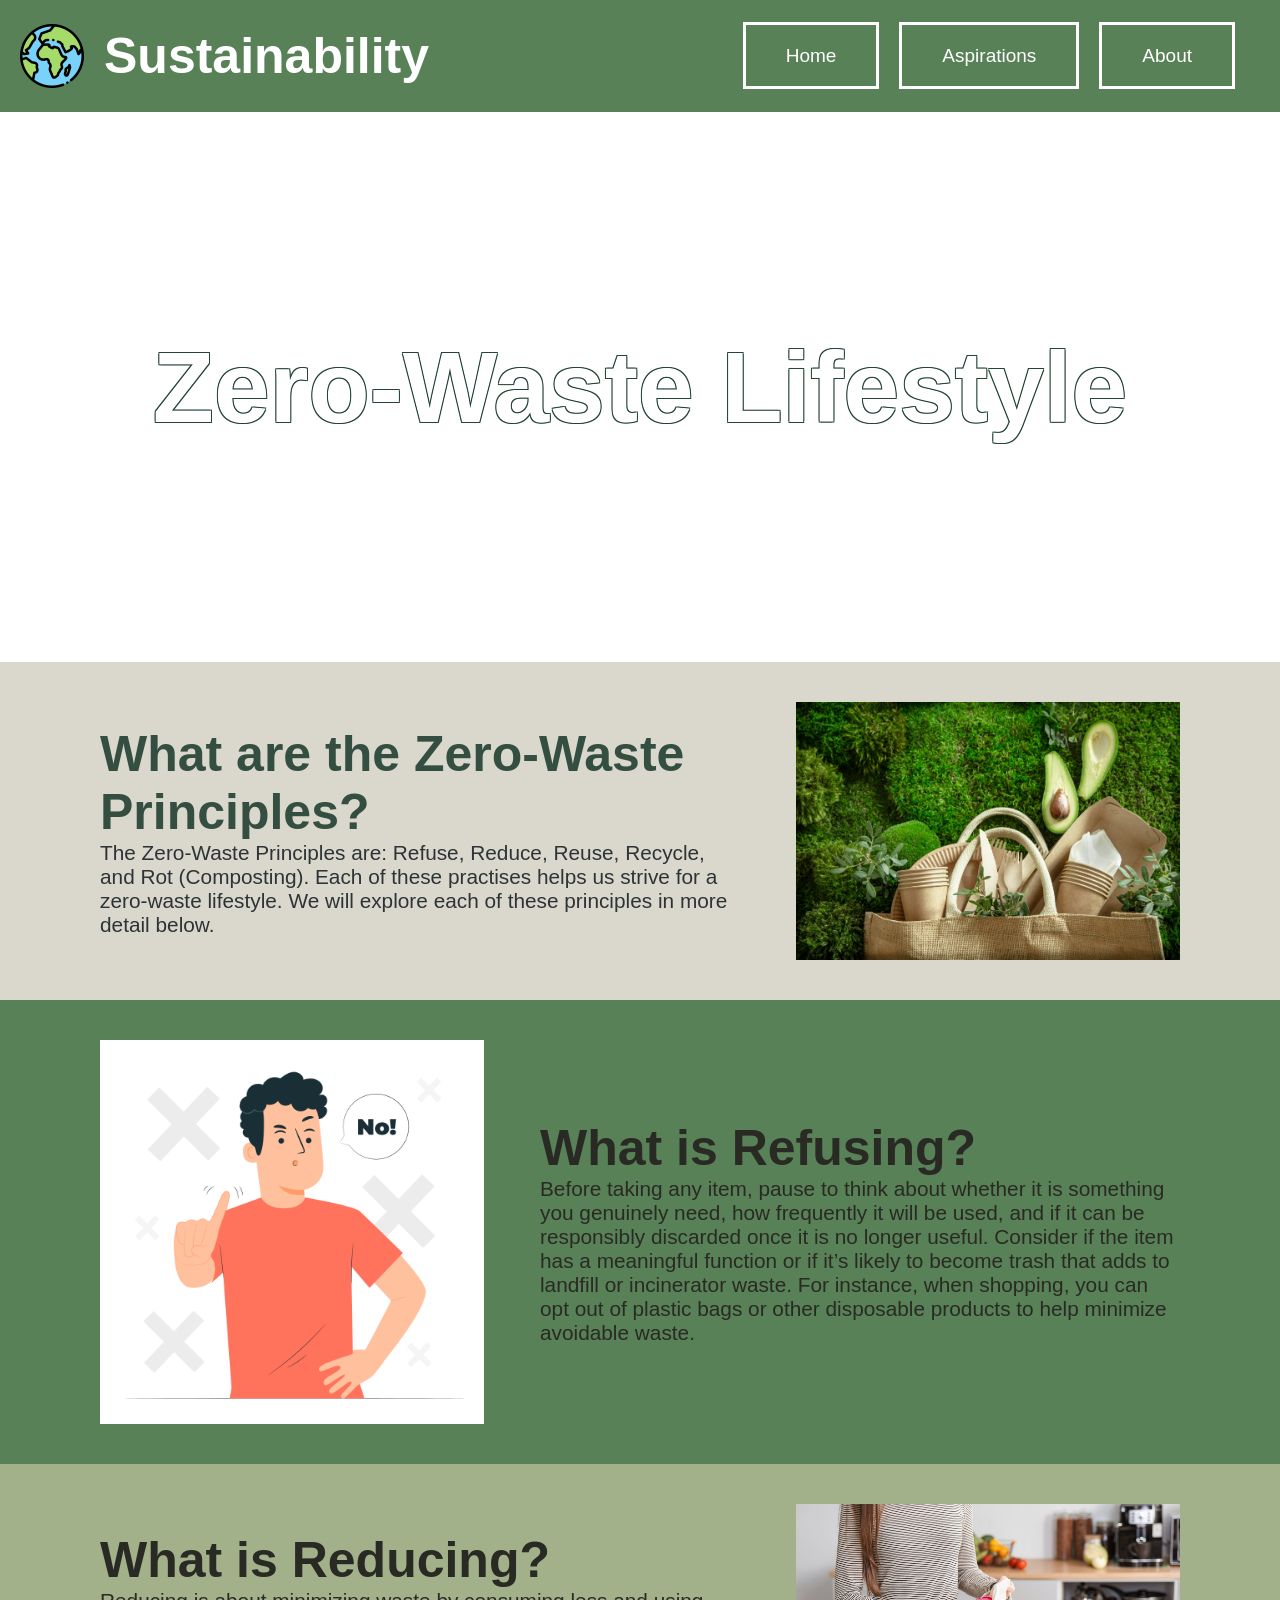
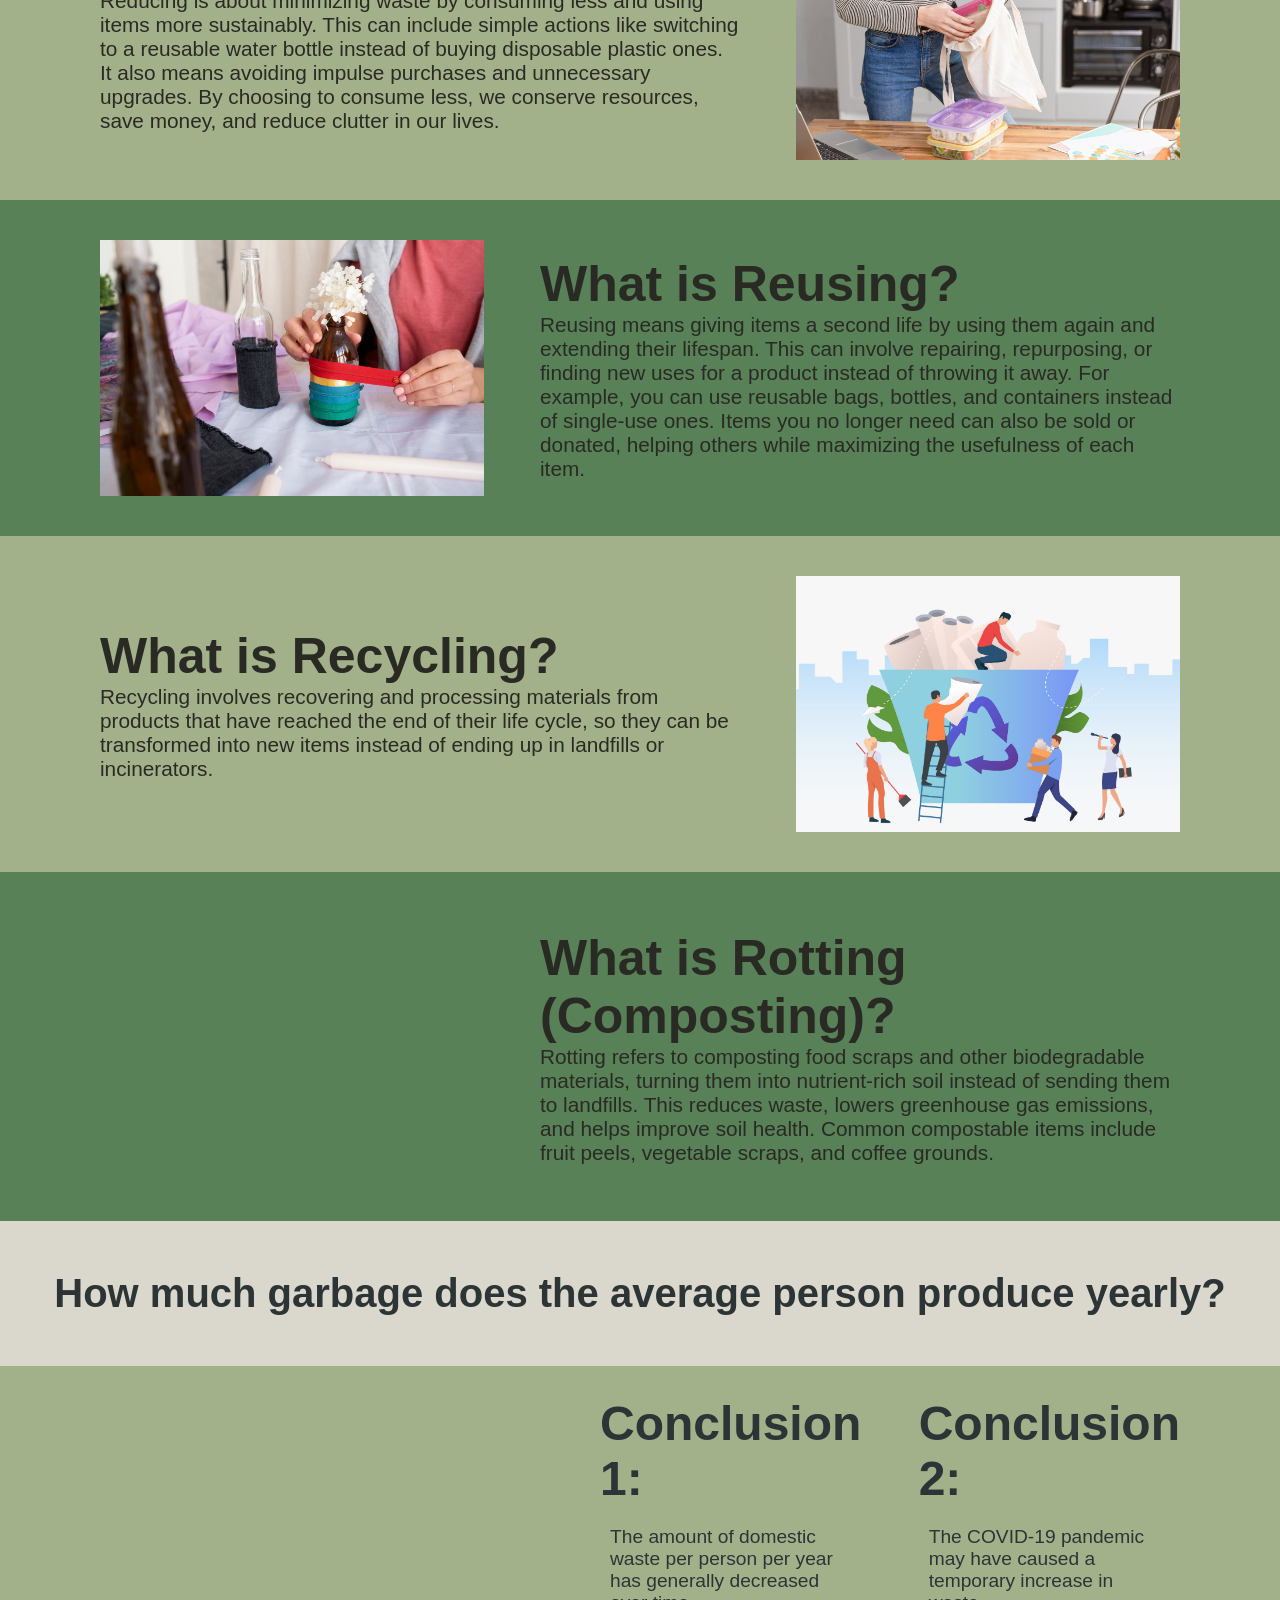
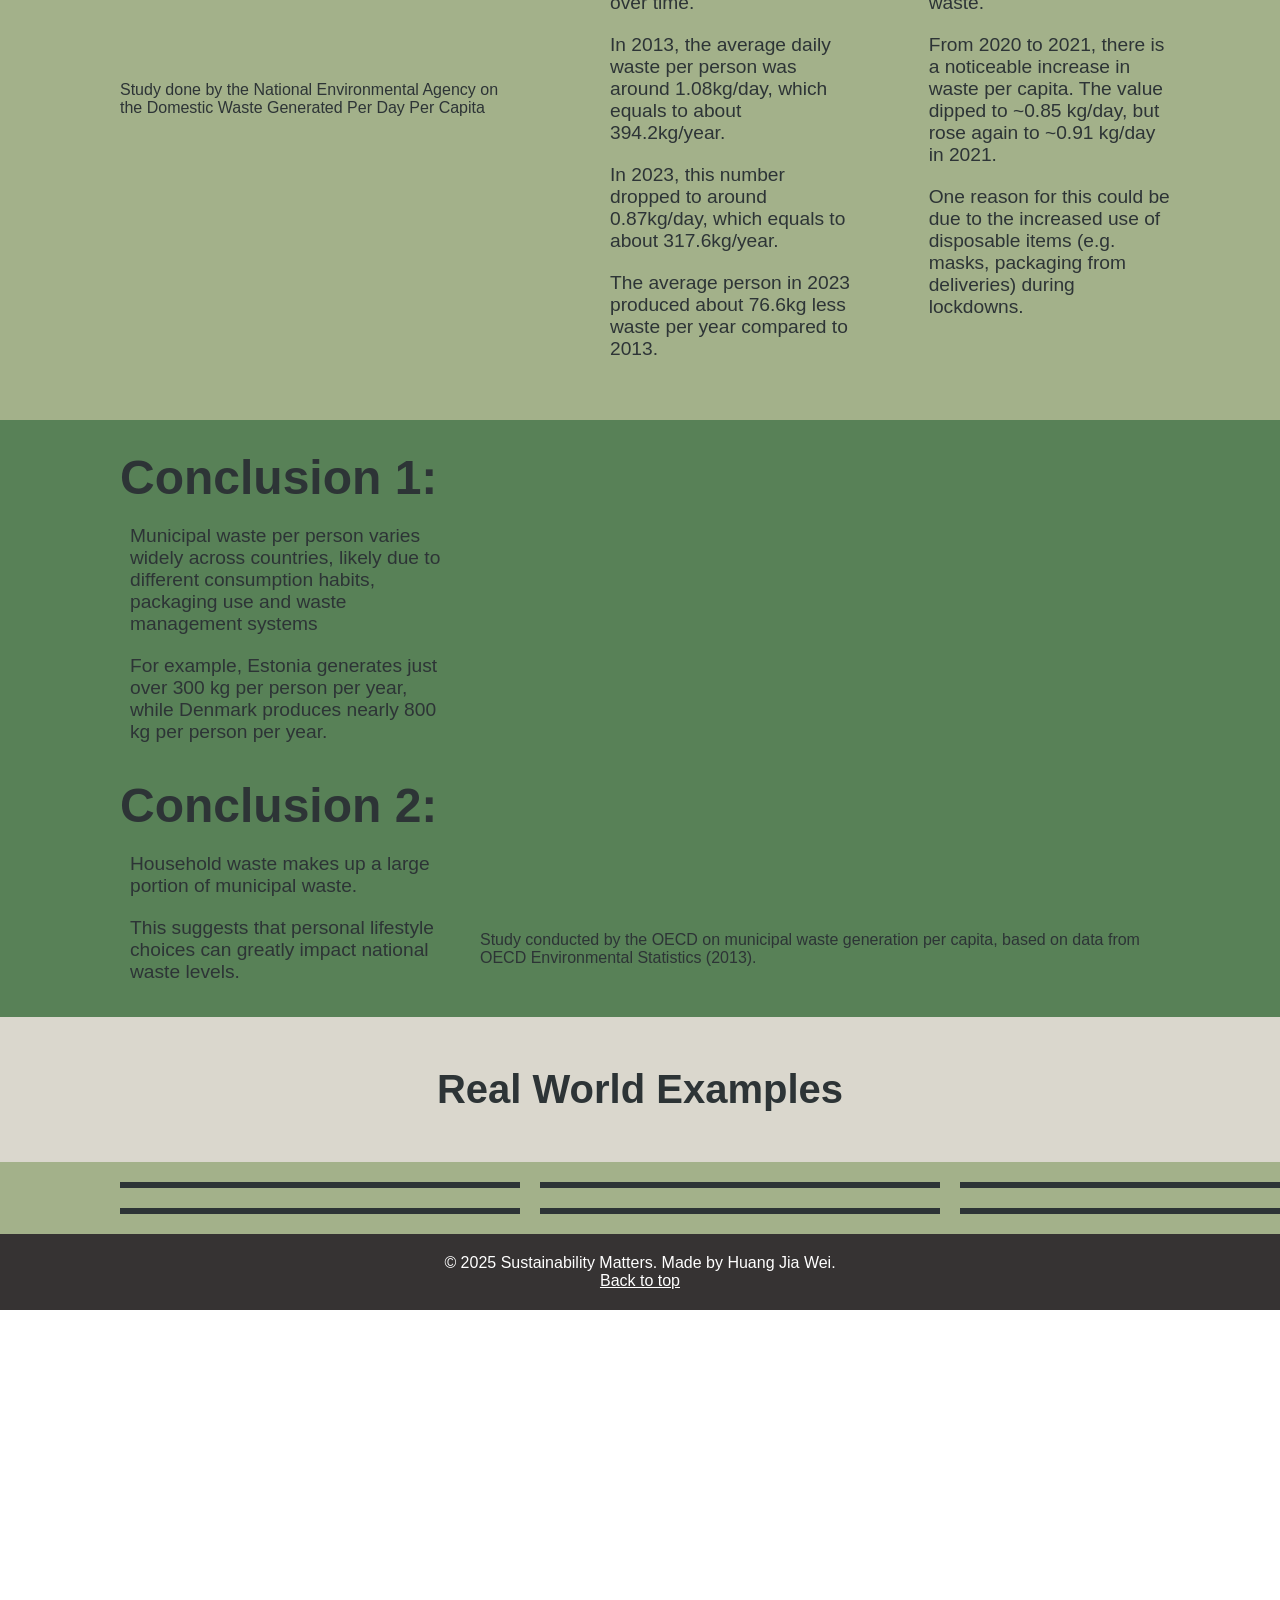
<file: index.html>
<!DOCTYPE html>
<html lang="en"><head><meta charset="utf-8"><meta http-equiv="refresh" content="0; url=html/index.html"><title>Redirecting</title></head>
<body><a href="html/index.html">Go to the website</a></body></html>
</file>
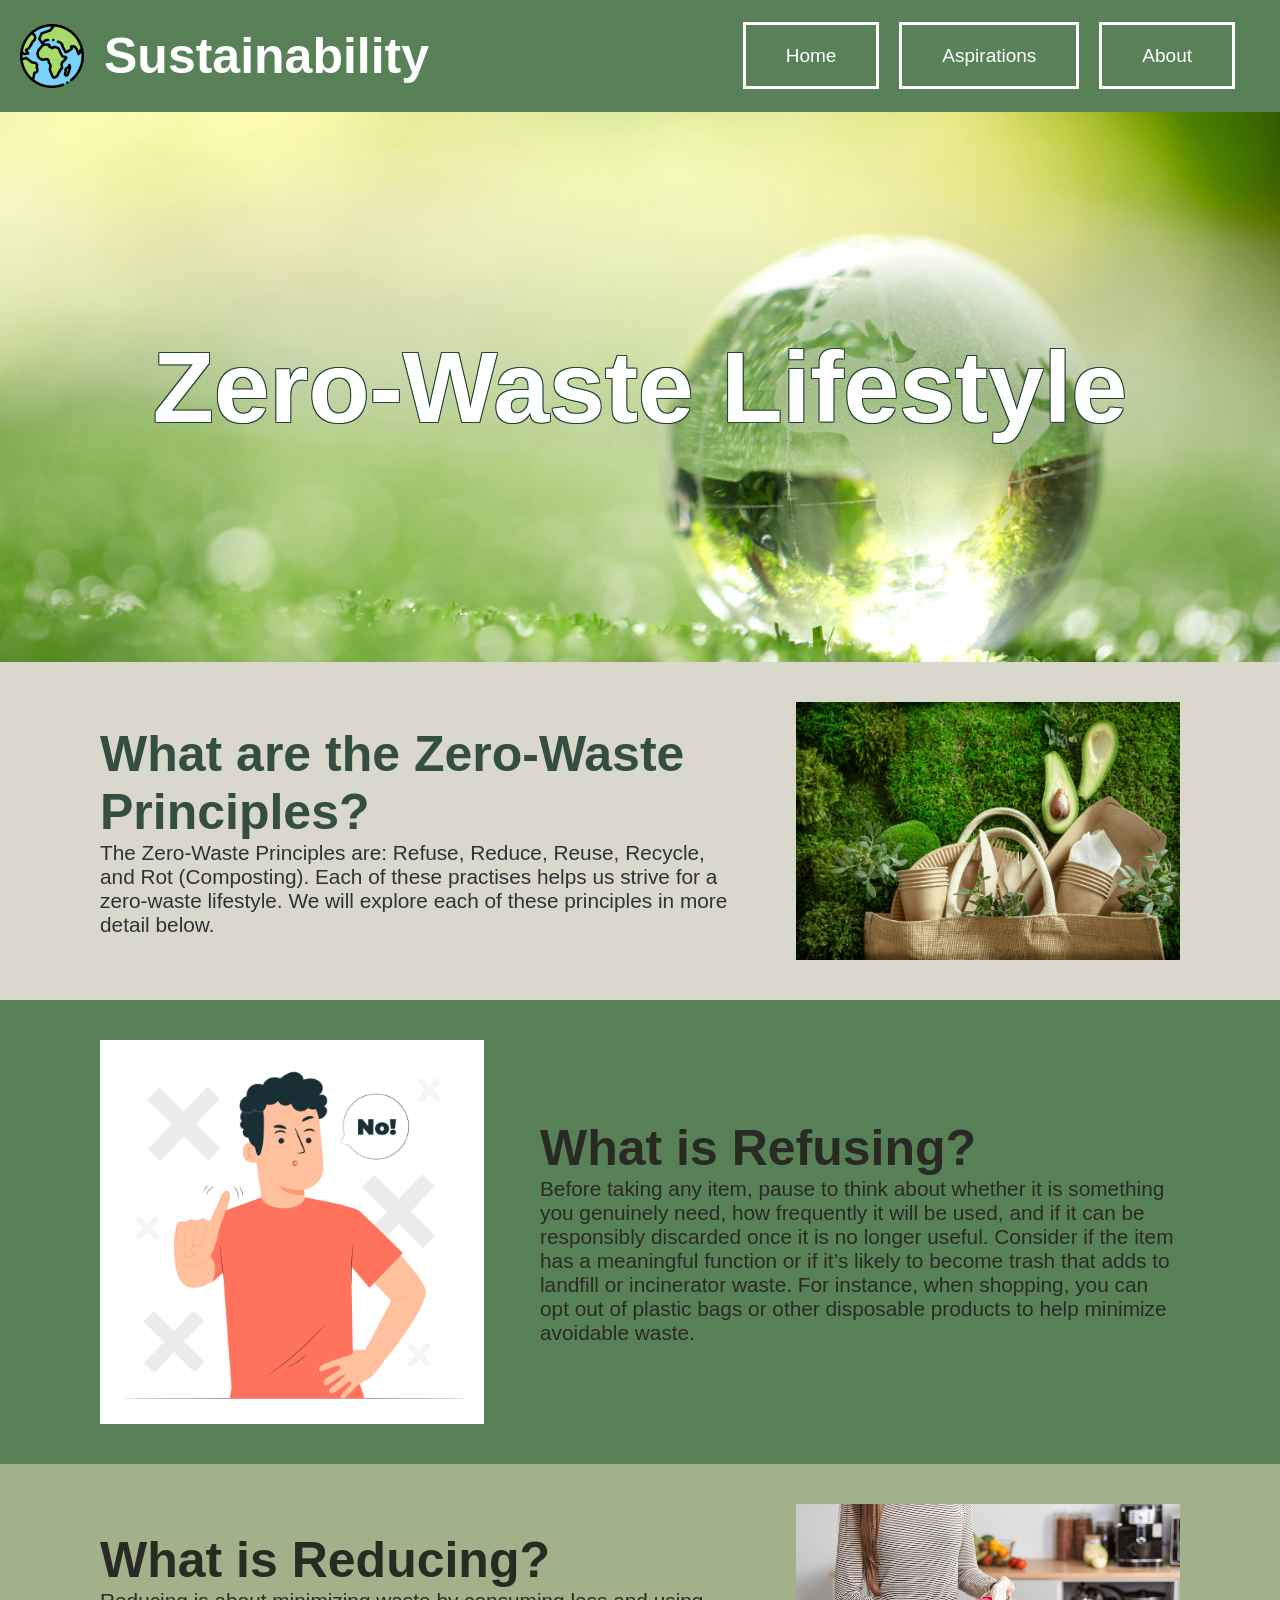
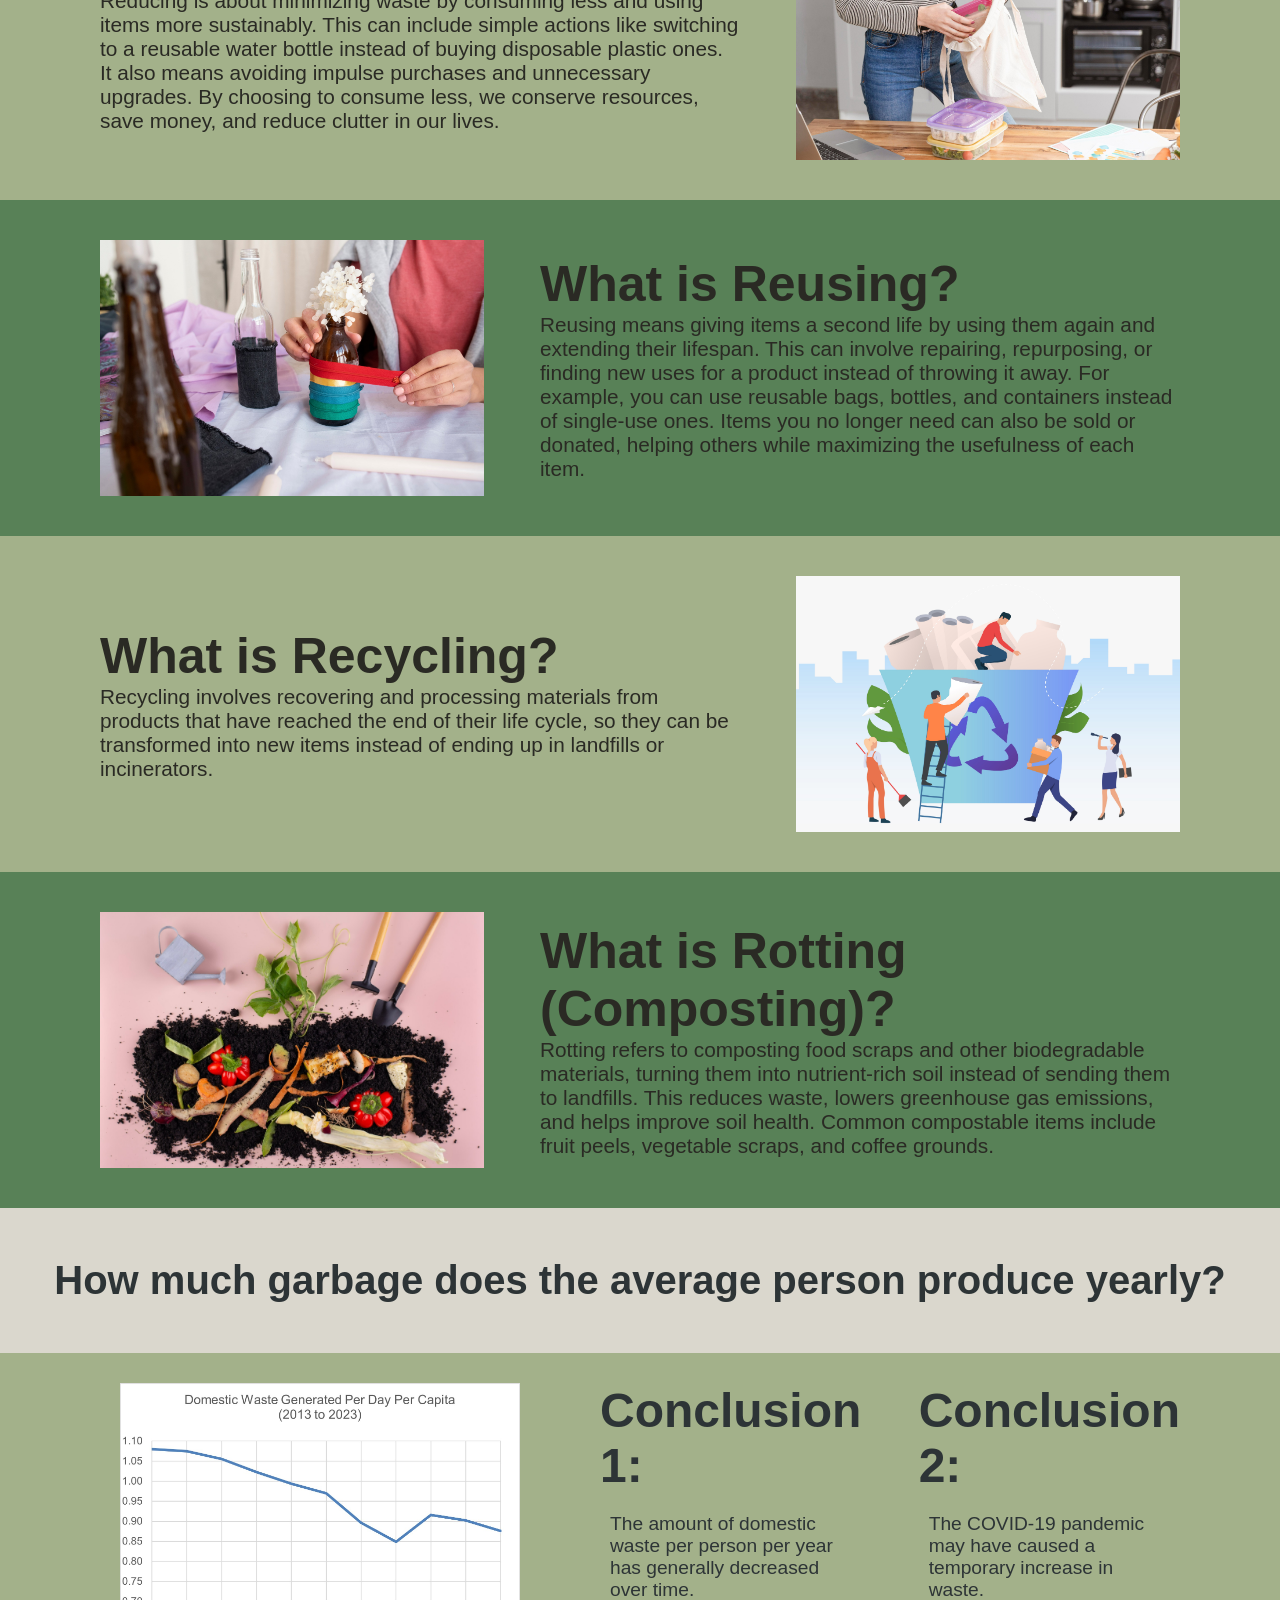
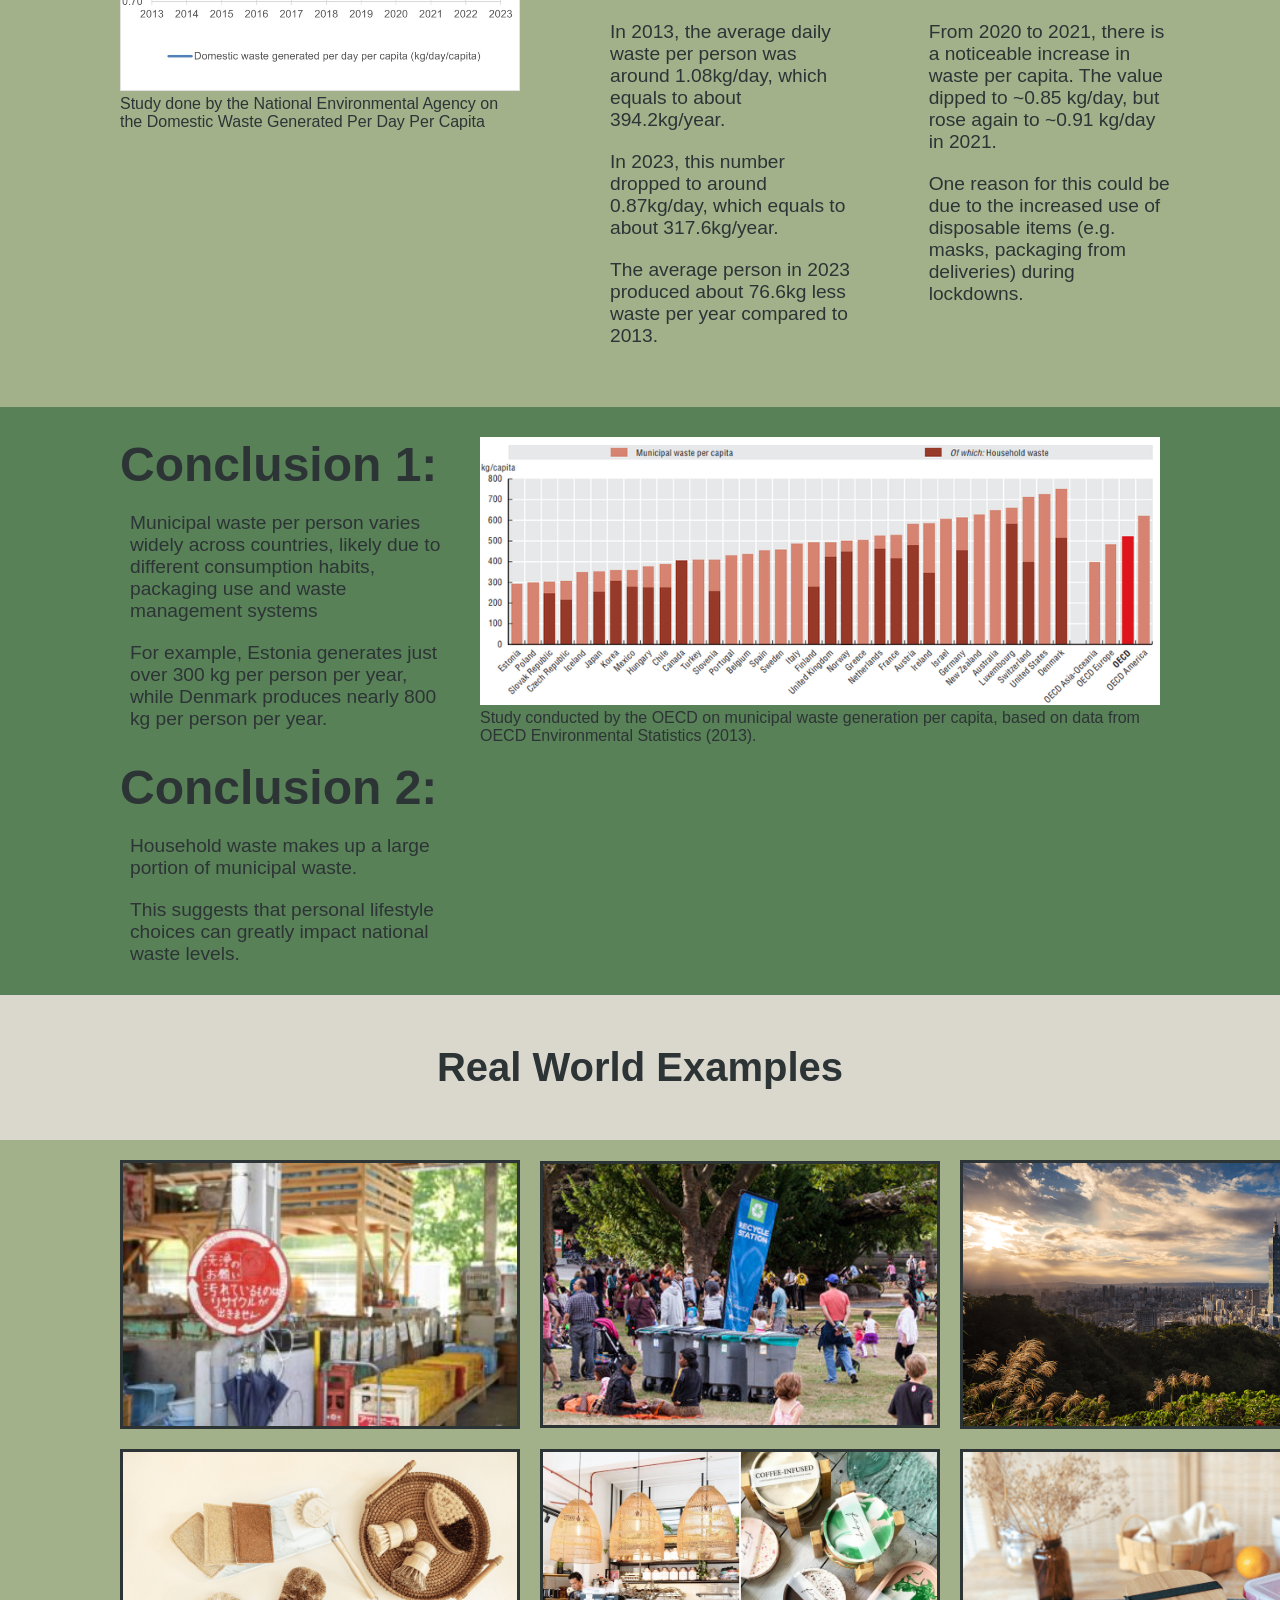
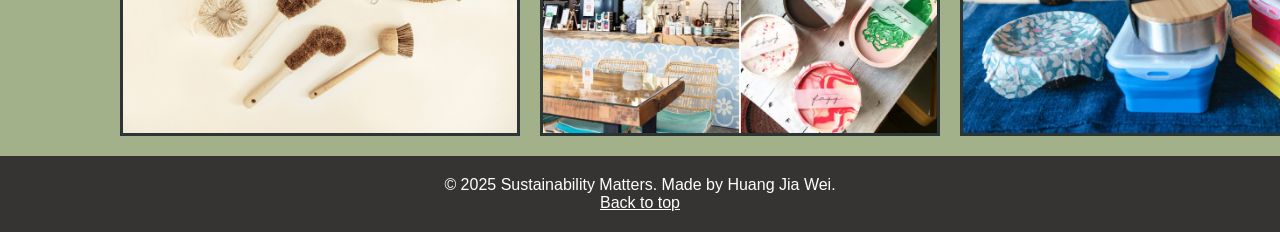
<file: html/index.html>
<!DOCTYPE html>
<html lang="en">
<head>
    <meta charset="UTF-8">
    <meta name="viewport" content="width=device-width, initial-scale=1.0">
    <title>Zero-Waste</title>
    <link rel="stylesheet" href="https://fonts.googleapis.com/css2?family=Material+Symbols+Outlined:opsz,wght,FILL,GRAD@20..48,100..700,0..1,-50..200&icon_names=globe">
    <link rel="stylesheet" href="../stylesheets/basic.css">
    <link rel="stylesheet" href="../stylesheets/home_layout.css">
    <link rel="stylesheet" href="../stylesheets/navBar.css">
    <link rel="stylesheet" href="../stylesheets/footer.css">
</head>

<body id="topOfpage">
    <main>
        <!-- Navigation bar -->
        <header>
            <nav>
                <a href="index.html">
                    <div class="titleNImg">
                        <img src="../images/planet-earth.png" alt="" width="64" height="64"><!--image from www.freepik.com-->
                        <h1>Sustainability</h1>
                    </div>
                </a>
                <ul>
                    <li><a href="index.html">Home</a></li>
                    <li><a href="aspirations.html">Aspirations</a></li>
                    <li><a href="aboutMe.html">About</a></li>
                </ul>
            </nav>
        </header>

        <!-- title with image -->
        <div class="imgContainer">
            <h1>Zero-Waste Lifestyle</h1>
        </div>

        <section class="importantSec">
        <!--What is zero waste-->
        <div class="section1">

            <div class="information">

                <h2>What are the Zero-Waste Principles?</h2>
                <p>The Zero-Waste Principles are: Refuse, Reduce, Reuse, Recycle, and Rot (Composting). Each of these practises helps us strive for a zero-waste lifestyle. We will explore each of these principles in more detail below.</p>
        
            </div>

            <img src="../images/environmentally-friendly-disposable-recyclable-tableware-paper-food-boxes-plates-cutlery-cornstarch-green-grass-background.jpg" alt="" width="450">    <!--image from www.freepik.com-->
        
        </div>
        </section>

        <!--Zero waste principles section-->
        <section class="ZWPrinciples">

        <!--Refuse section-->
        <section>
            <img src="../images/manSayingNo.jpg" alt="" width="570" height="400">    <!--image from www.freepik.com-->
            <div>
                <h2>What is Refusing?</h2>
                <p>Before taking any item, pause to think about whether it is something you genuinely need, how frequently it will be used, and if it can be responsibly discarded once it is no longer useful. Consider if the item has a meaningful function or if it’s likely to become trash that adds to landfill or incinerator waste. For instance, when shopping, you can opt out of plastic bags or other disposable products to help minimize avoidable waste.</p>
            </div>
        </section>

        <!--Reduce-->
        <section>
            <div>
                <h2>What is Reducing?</h2>
                <p>Reducing is about minimizing waste by consuming less and using items more sustainably. This can include simple actions like switching to a reusable water bottle instead of buying disposable plastic ones. It also means avoiding impulse purchases and unnecessary upgrades. By choosing to consume less, we conserve resources, save money, and reduce clutter in our lives.</p>
            </div>
            <img src="../images/woman-puts-lunch-boxes-bag.jpg" alt="" width="570" height="400">    <!--image from www.freepik.com-->
        </section>

        <!--Reuse-->
        <section>
            <img src="../images/young-adult-reusing-fabric-material.jpg" alt="" width="570" height="400">    <!--image from www.freepik.com-->
            <div>
                <h2>What is Reusing?</h2>
                <p>Reusing means giving items a second life by using them again and extending their lifespan. This can involve repairing, repurposing, or finding new uses for a product instead of throwing it away. For example, you can use reusable bags, bottles, and containers instead of single-use ones. Items you no longer need can also be sold or donated, helping others while maximizing the usefulness of each item.</p>
            </div>
        </section>

        <!--Recycle-->
        <section>
            <div>
                <h2>What is Recycling?</h2>
                <p>Recycling involves recovering and processing materials from products that have reached the end of their life cycle, so they can be transformed into new items instead of ending up in landfills or incinerators.</p>

            </div>
            <img src="../images/image_recycling.jpg" alt="" width="570" height="400">    <!--image from www.freepik.com-->
        </section>

        <!--Rot/Compost-->
        <section>
            <img src="../images/composition-compost-made-rotten-vegetables.jpg" alt="" width="570" height="400">    <!--image from www.freepik.com-->
            <div>
                <h2>What is Rotting (Composting)?</h2>
                <p>Rotting refers to composting food scraps and other biodegradable materials, turning them into nutrient-rich soil instead of sending them to landfills. This reduces waste, lowers greenhouse gas emissions, and helps improve soil health. Common compostable items include fruit peels, vegetable scraps, and coffee grounds.</p>
            </div>
        </section>

        </section>

        <!--Statistics-->
        <section class="statisticsSection">

            <h1 class="statisticsHeader"><strong>How much garbage does the average person produce yearly?</strong></h1>

            <section class="statistics1">

                <!-- statistic 1 conclusion 1 -->
                <div class="p1">
                    <h2>Conclusion 1:</h2>
                    <p>The amount of domestic waste per person per year has generally decreased over time.</p>
                    <p>In 2013, the average daily waste per person was around 1.08kg/day, which equals to about 394.2kg/year.</p>
                    <p>In 2023, this number dropped to around 0.87kg/day, which equals to about 317.6kg/year. </p>
                    <p>The average person in 2023 produced about 76.6kg less waste per year compared to 2013.</p>
                </div>
                
                <!-- statistic 1 conclusion 2 -->
                <div class="p2">
                    <h2>Conclusion 2:</h2>
                    <p>The COVID-19 pandemic may have caused a temporary increase in waste.</p>
                    <p>From 2020 to 2021, there is a noticeable increase in waste per capita. The value dipped to ~0.85 kg/day, but rose again to ~0.91 kg/day in 2021.</p>
                    <p>One reason for this could be due to the increased use of disposable items (e.g. masks, packaging from deliveries) during lockdowns.</p>
                </div>

                <figure>

                    <img src="../images/neaStatistic.jpg" alt="" width="570" height="400">  <!--image from https://www.nea.gov.sg/media/news/news/index/singapore-sees-a-decade-of-progress-in-waste-reduction-but-more-can-be-done-for-recycling-->  
                    <figcaption>Study done by the National Environmental Agency on the Domestic Waste Generated Per Day Per Capita</figcaption>
                </figure>

            </section>

            <section class="statistics2">

                <!-- statistic 2 conclusion 1 -->
                <div class="p1">
                    <h2>Conclusion 1:</h2>
                    <p>Municipal waste per person varies widely across countries, likely due to different consumption habits, packaging use and waste management systems </p>
                    <p>For example, Estonia generates just over 300 kg per person per year, while Denmark produces nearly 800 kg per person per year.</p>
                </div>

                <!-- statistic 2 conclusion 2 -->
                <div class="p2">
                    <h2>Conclusion 2:</h2>
                    <p>Household waste makes up a large portion of municipal waste.</p>
                    <p>This suggests that personal lifestyle choices can greatly impact national waste levels.</p>
                </div>
                <figure>

                    <img src="../images/OECDStats.jpeg" alt="" width="570" height="400">    
                    <figcaption>Study conducted by the OECD on municipal waste generation per capita, based on data from OECD Environmental Statistics (2013).</figcaption><!--image from https://doi.org/10.1787/9789264235199-en-->
                </figure>

            </section>
        </section>

        <h1 class="rweTitle">Real World Examples</h1>
        <!--Real world examples section-->

        <section class="rweContainer">
            <!-- example Item 1 -->
            <div class="example-item">
                <a href="https://why-kamikatsu.jp/en/" target="_blank">
                    <img src="../images/kamikatsuJapanRWE.jpg" alt=""> <!--image from https://www.nippon.com/en/guide-to-japan/gu900038/-->
                    <div class="exampleContent">
                        <p>Kamikatsu, Japan</p>
                    </div>
                </a>
            </div>

            <!-- example Item 2 -->
            <div class="example-item">
                <a href="https://vancouver.ca/home-property-development/zero-waste-centre.aspx" target="_blank">
                    <img src="../images/canadaRWE.jpg" alt=""><!--image from https://vancouver.ca/404-page.aspx?aspxerrorpath=/green-vancouver/zero-waste.aspx-->
                    <div class="exampleContent">
                        <p>Vancouver, Canada</p>
                    </div>
                </a>
            </div>

            <!-- example Item 3 -->
            <div class="example-item">
                <a href="https://rapidtransition.org/stories/taiwans-transition-from-garbage-island-to-recycling-leader/" target="_blank">
                    <img src="../images/taiwanRWE2.png" alt=""><!--image from https://plasticsolution.org/project/zero-waste-in-taiwan/-->
                    <div class="exampleContent">
                        <p>Taiwan</p>
                    </div>
                </a>
            </div>

            <!-- example Item 4 -->
            <div class="example-item">
                <a href="https://www.jollyeco.sg/" target="_blank">
                    <img src="../images/jollyECORWE.webp" alt=""> <!--image by Jolly Eco via Facebook-->
                    <div class="exampleContent">
                        <p>Jolly Eco</p>
                    </div>
                </a>
            </div>

            <!-- example Item 5 -->
            <div class="example-item">
                <a href="https://thesocialspace.co/" target="_blank">
                    <img src="../images/theSocialSpaceRWE.webp" alt=""> <!--Image by The Social Space via Facebook-->
                    <div class="exampleContent">
                        <p>The Social Space</p>
                    </div>
                </a>
            </div>

            <!-- example Item 6 -->
            <div class="example-item">
                <a href="https://www.thegreencollective.sg/" target="_blank">
                    <img src="../images/theGreenCollectiveRWE.webp" alt=""> <!--Image by The Green Collective via Facebook-->
                    <div class="exampleContent">
                        <p>The Green Collective</p>
                    </div>
                </a>
            </div>
        </section>
    </main>
    
    <!-- footer -->
    <footer>
        <p>&copy; 2025 Sustainability Matters. Made by Huang Jia Wei.</p>
        <p id="back2Top"><a href="#topOfpage">Back to top</a></p>
    </footer>
    
</body>
</html>
</file>
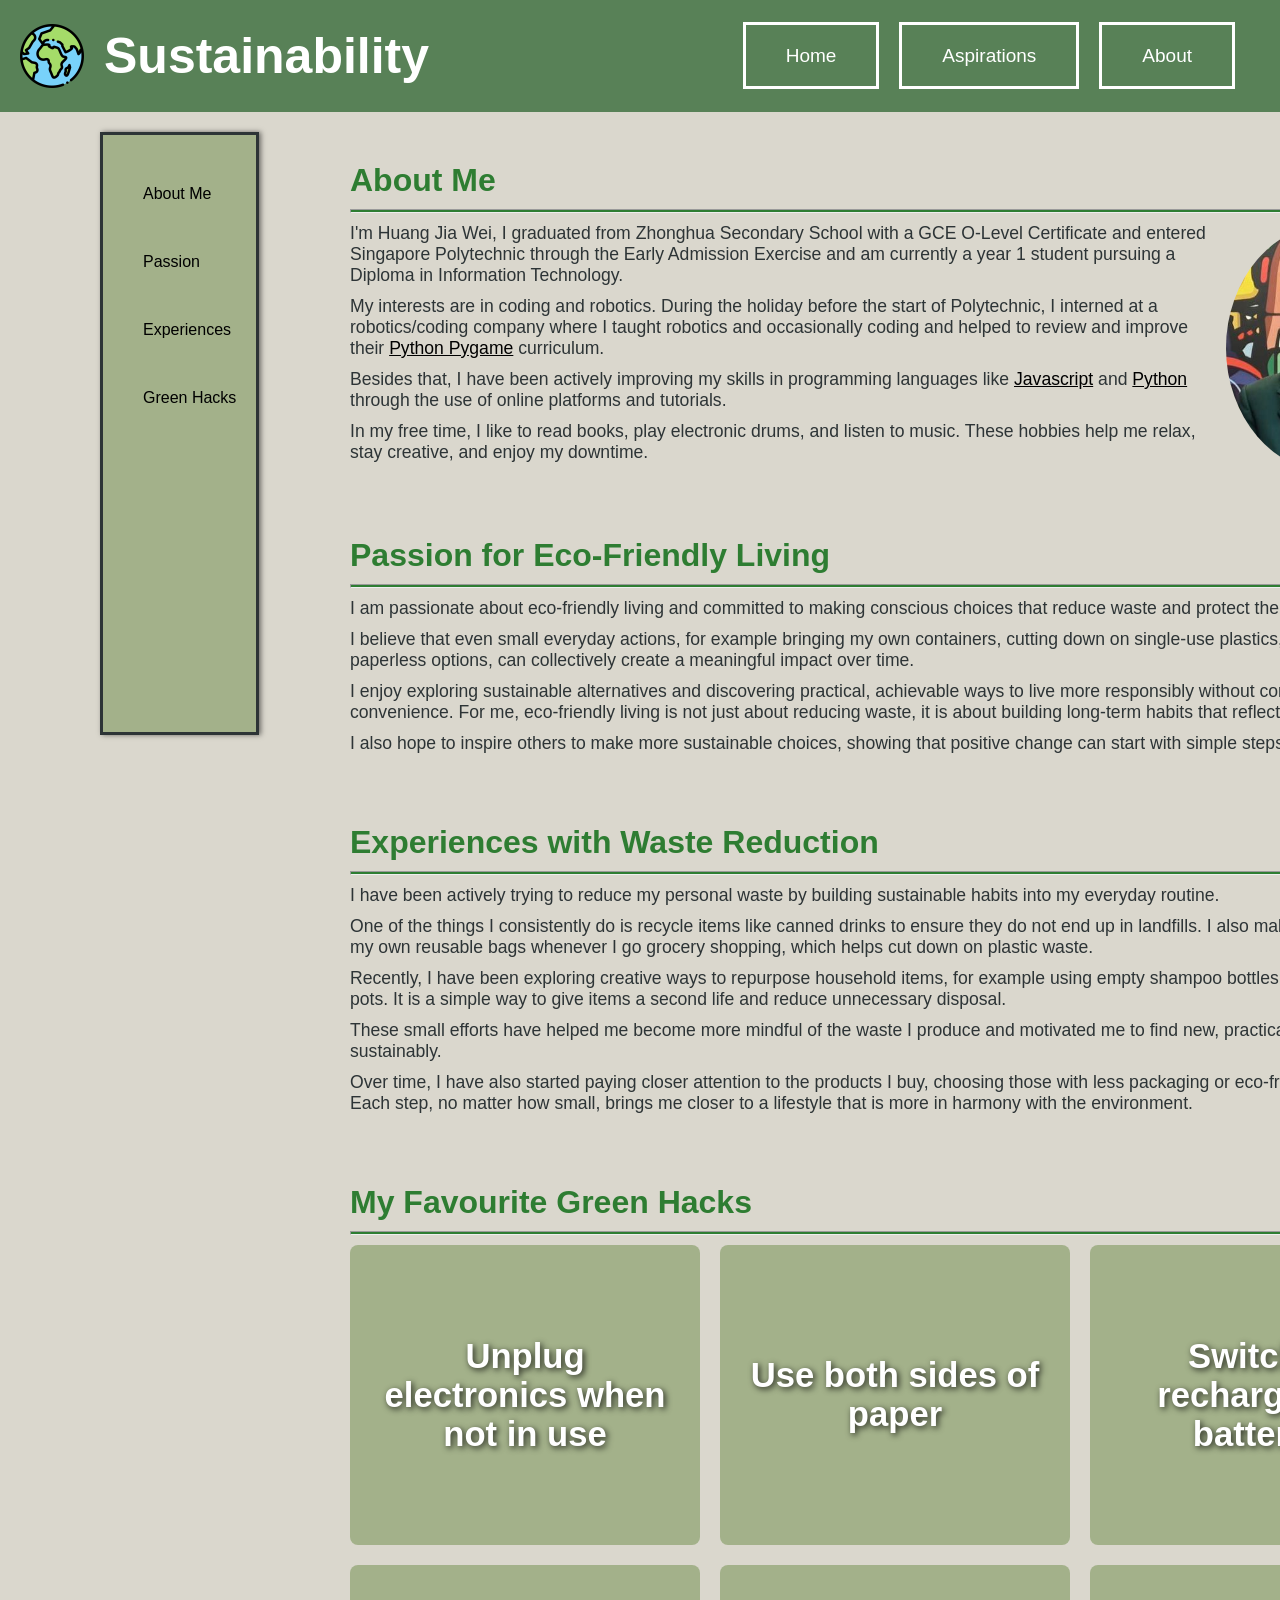
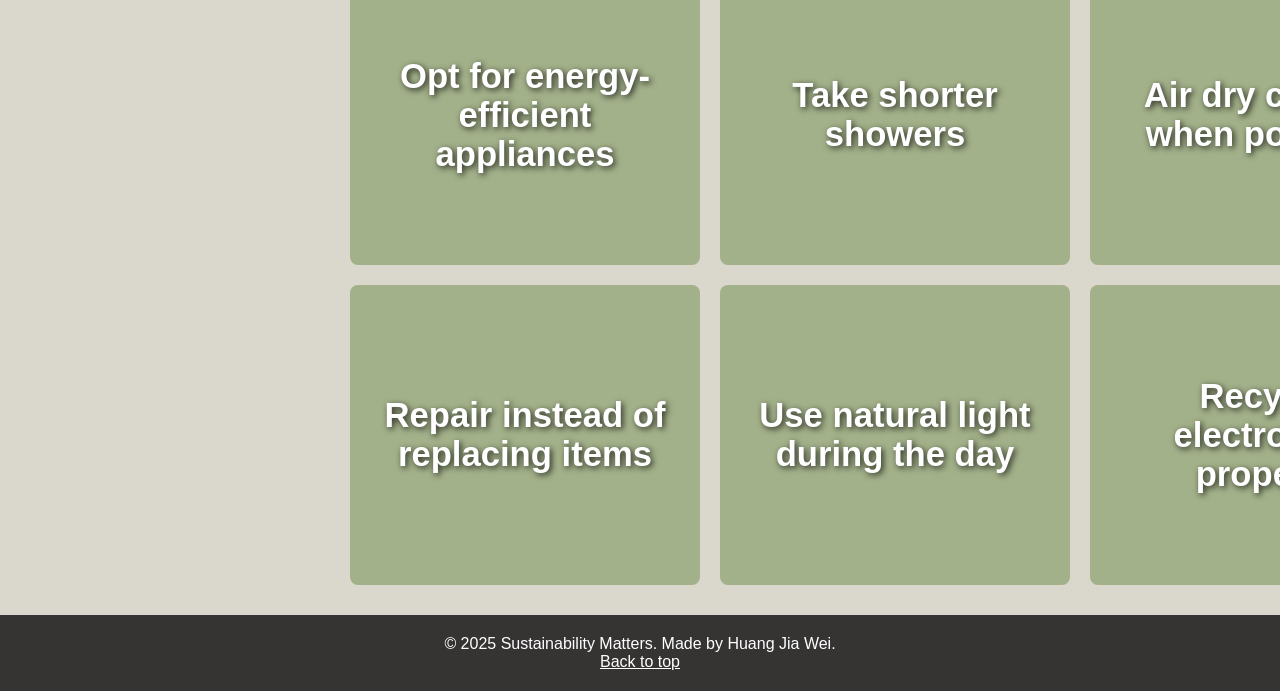
<file: html/aboutMe.html>
<!DOCTYPE html>
<html lang="en">
<head>
    <meta charset="UTF-8">
    <meta name="viewport" content="width=device-width, initial-scale=1.0">
    <title>About Me</title>
    <link rel="stylesheet" href="https://fonts.googleapis.com/css2?family=Material+Symbols+Outlined:opsz,wght,FILL,GRAD@20..48,100..700,0..1,-50..200&icon_names=globe">
    <link rel="stylesheet" href="../stylesheets/basic.css">
    <link rel="stylesheet" href="../stylesheets/aboutMe.css">
    <link rel="stylesheet" href="../stylesheets/navBar.css">
    <link rel="stylesheet" href="../stylesheets/footer.css">
</head>
<body id="topOfpage">

    <!-- navigation bar -->
    <header>
        <nav>
            <a href="index.html">
                <div class="titleNImg">
                    <img src="../images/planet-earth.png" alt="" width="64" height="64"> <!--image from www.freepik.com-->
                    <h1>Sustainability</h1>
                </div>
            </a>
            <ul>
                <li><a href="index.html">Home</a></li>
                <li><a href="aspirations.html">Aspirations</a></li>
                <li><a href="aboutMe.html">About</a></li>
            </ul>
        </nav>
    </header>
    
    <main>

        <!-- side navigation bar -->
        <div class="sideNavBar">
            <ul>
                <li><a href="#aboutMe">About Me</a></li>
                <li><a href="#passion">Passion</a></li>
                <li><a href="#Experiences">Experiences</a></li>
                <li><a href="#GreenHacks">Green Hacks</a></li>
            </ul>
        </div>

        <div class="content">

            <!-- about me section -->
            <div id="aboutMe">
                <h2>About Me</h2>
                <hr>
                <div class="aboutMeContent">
                    <div class="aboutMeText">
                        <p>I'm Huang Jia Wei, I graduated from Zhonghua Secondary School with a GCE O-Level Certificate and entered Singapore Polytechnic through the Early Admission Exercise and am currently a year 1 student pursuing a Diploma in Information Technology.</p>
                        <p>My interests are in coding and robotics. During the holiday before the start of Polytechnic, I interned at a robotics/coding company where I taught robotics and occasionally coding and helped to review and improve their <a href="https://www.geeksforgeeks.org/introduction-to-pygame/" target="_blank">Python Pygame</a> curriculum. </p>
                        <p>Besides that, I have been actively improving my skills in programming languages like <a href="https://developer.mozilla.org/en-US/docs/Learn_web_development/Core/Scripting/What_is_JavaScript" target="_blank">Javascript</a> and <a href="https://www.python.org/doc/essays/blurb/" target="_blank">Python</a> through the use of online platforms and tutorials.</p>
                        <p>In my free time, I like to read books, play electronic drums, and listen to music. These hobbies help me relax, stay creative, and enjoy my downtime.</p>
                    </div>
                    <div class="aboutMeImg">
                        <img src="../images/photoOfMe.jpg" alt="">
                    </div>
                </div>
            </div>

            <!-- passion for eco friendly living -->
            <div id="passion">
                <h2>Passion for Eco-Friendly Living</h2>
                <hr>
                <p>I am passionate about eco-friendly living and committed to making conscious choices that reduce waste and protect the environment.</p>
                <p>I believe that even small everyday actions, for example bringing my own containers, cutting down on single-use plastics, or choosing paperless options, can collectively create a meaningful impact over time.</p> 
                <p>I enjoy exploring sustainable alternatives and discovering practical, achievable ways to live more responsibly without compromising convenience. For me, eco-friendly living is not just about reducing waste, it is about building long-term habits that reflect care for the planet.</p> 
                <p>I also hope to inspire others to make more sustainable choices, showing that positive change can start with simple steps in our daily lives.</p>
            </div>

            <!-- experiences with waste reduction -->
            <div id="Experiences">
                <h2>Experiences with Waste Reduction</h2>
                <hr>
                <p>I have been actively trying to reduce my personal waste by building sustainable habits into my everyday routine. </p>
                <p>One of the things I consistently do is recycle items like canned drinks to ensure they do not end up in landfills. I also make it a point to bring my own reusable bags whenever I go grocery shopping, which helps cut down on plastic waste.</p>
                <p>Recently, I have been exploring creative ways to repurpose household items, for example using empty shampoo bottles as makeshift plant pots. It is a simple way to give items a second life and reduce unnecessary disposal.</p> 
                <p>These small efforts have helped me become more mindful of the waste I produce and motivated me to find new, practical ways to live more sustainably. </p>
                <p>Over time, I have also started paying closer attention to the products I buy, choosing those with less packaging or eco-friendly materials. Each step, no matter how small, brings me closer to a lifestyle that is more in harmony with the environment.</p>
            </div>

            <!-- favourite green hacks -->
            <div id="GreenHacks">
                <h2>My Favourite Green Hacks</h2>
                <hr>

                    <div class="examples">

                        <!-- example 1 -->
                        <div class="greenHacksEg" id="greenHacks1">
                            <div class="card">
                                <div class="front">
                                    <h3><strong>Unplug electronics when not in use</strong></h3>
                                </div>
                                <div class="back">
                                    <p>Reduces phantom (standby) energy use, saving electricity and lowering your energy bill.</p>
                                    <p>Examples: Unplug your phone charger, microwave, or laptop charger when not in use.</p>
                                </div>
                            </div>
                        </div>
                        
                        <!-- example 2 -->
                        <div class="greenHacksEg" id="greenHacks2">
                            <div class="card">
                                <div class="front">
                                    <h3><strong>Use both sides of paper</strong></h3>
                                </div>
                                <div class="back">
                                    <p>Helps reduce paper waste, especially in school or home printing tasks.</p>
                                    <p>Examples: Use the back of worksheets for rough work or notes, print double-sided documents.</p>
                                </div>
                            </div>
                        </div>

                        <!-- example 3 -->
                        <div class="greenHacksEg" id="greenHacks3">
                            <div class="card">
                                <div class="front">
                                    <h3><strong>Switch to rechargeable batteries</strong></h3>
                                </div>
                                <div class="back">
                                    <p>Reduces the number of disposable batteries ending up in landfills and saves money over time.</p>
                                    <p>Examples: Use rechargeable AA or AAA batteries in remotes, wireless mice, or clocks.</p>
                                </div>
                            </div>
                        </div>

                        <!-- example 4 -->
                        <div class="greenHacksEg" id="greenHacks4">
                            <div class="card">
                                <div class="front">
                                    <h3><strong>Opt for energy-efficient appliances</strong></h3>
                                </div>
                                <div class="back">
                                    <p>Lowers the energy consumption of your home and reduces environmental impact.</p>
                                    <p>Examples: Choose appliances with energy labels like refrigerators, fans, or air-conditioners.</p>
                                </div>
                            </div>
                        </div>

                        <!-- example 5 -->
                        <div class="greenHacksEg" id="greenHacks5">
                            <div class="card">
                                <div class="front">
                                    <h3><strong>Take shorter showers</strong></h3>
                                </div>
                                <div class="back">
                                    <p>Conserves water and the energy needed to heat it, making your home more eco-friendly.</p>
                                    <p>Examples: Set a 5-minute timer for your shower, turn off the tap when soaping up.</p>
                                </div>
                            </div>
                        </div>

                        <!-- example 6 -->
                        <div class="greenHacksEg" id="greenHacks6">
                            <div class="card">
                                <div class="front">
                                    <h3><strong>Air dry clothes when possible</strong></h3>
                                </div>
                                <div class="back">
                                    <p>Reduces electricity use from dryers and is gentler on fabrics.</p>
                                    <p>Examples: Hang laundry on a drying rack, balcony, or indoor clothesline.</p>
                                </div>
                            </div>
                        </div>

                        <!-- example 7 -->
                        <div class="greenHacksEg" id="greenHacks7">
                            <div class="card">
                                <div class="front">
                                    <h3><strong>Repair instead of replacing items</strong></h3>
                                </div>
                                <div class="back">
                                    <p>Extends the life of products and keeps them out of landfills.</p>
                                    <p>Examples: Sew a tear in a bag or shirt, glue broken items, or get electronics repaired.</p>
                                </div>
                            </div>
                        </div>

                        <!-- example 8 -->
                        <div class="greenHacksEg" id="greenHacks8">
                            <div class="card">
                                <div class="front">
                                    <h3><strong>Use natural light during the day</strong></h3>
                                </div>
                                <div class="back">
                                    <p>Reduces electricity use and creates a calm, productive environment.</p>
                                    <p>Examples: Study or read near a window, open curtains instead of turning on lights.</p>
                                </div>
                            </div>
                        </div>

                        <!-- example 9 -->
                        <div class="greenHacksEg" id="greenHacks9">
                            <div class="card">
                                <div class="front">
                                    <h3><strong>Recycle electronics properly</strong></h3>
                                </div>
                                <div class="back">
                                    <p>Prevents harmful materials from polluting the environment and allows materials to be reused.</p>
                                    <p>Examples: Take old phones, laptops, or chargers to e-waste bins or recycling centers.</p>
                                </div>
                            </div>
                        </div>

                     </div>
            </div>

            </div>

        
    </main>

    <!-- footer -->
    <footer>
        <p>&copy; 2025 Sustainability Matters. Made by Huang Jia Wei.</p>
        <p id="back2Top"><a href="#topOfpage">Back to top</a></p>
    </footer>
</body>
</html>
</file>
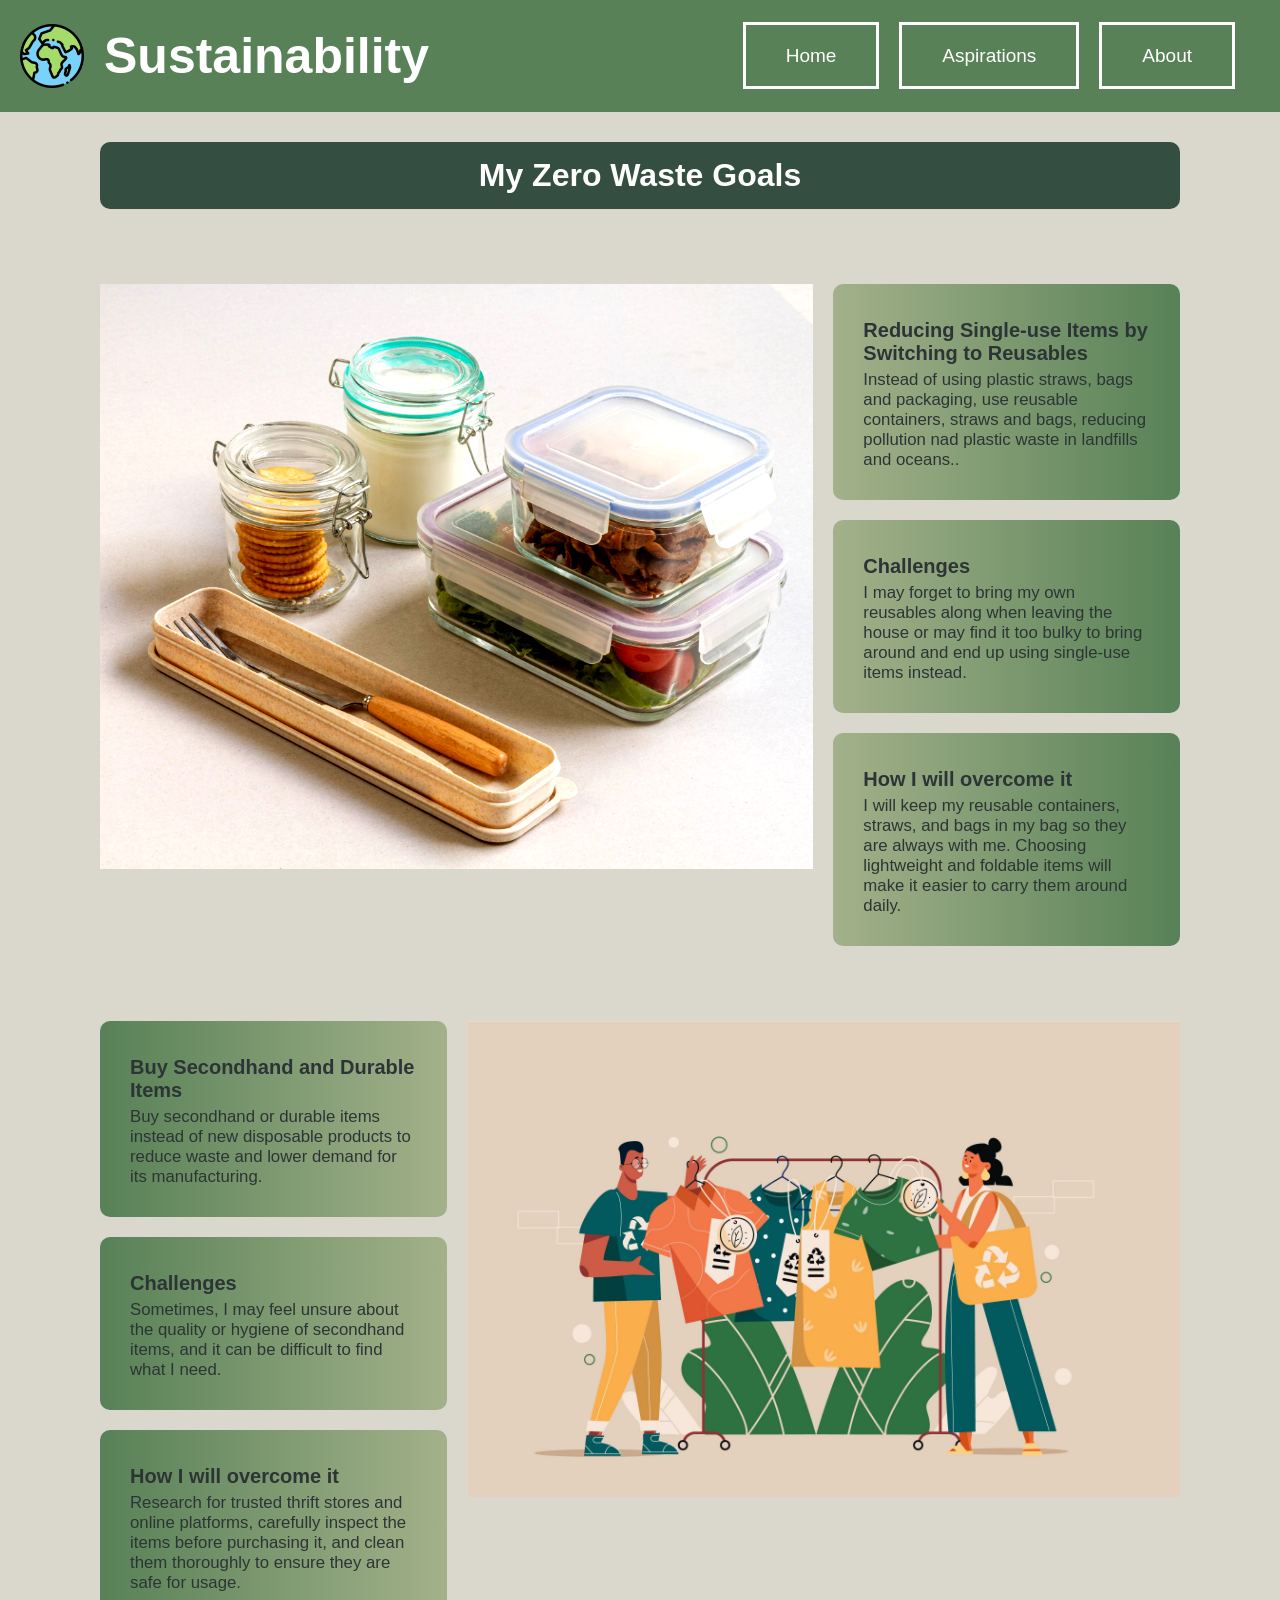
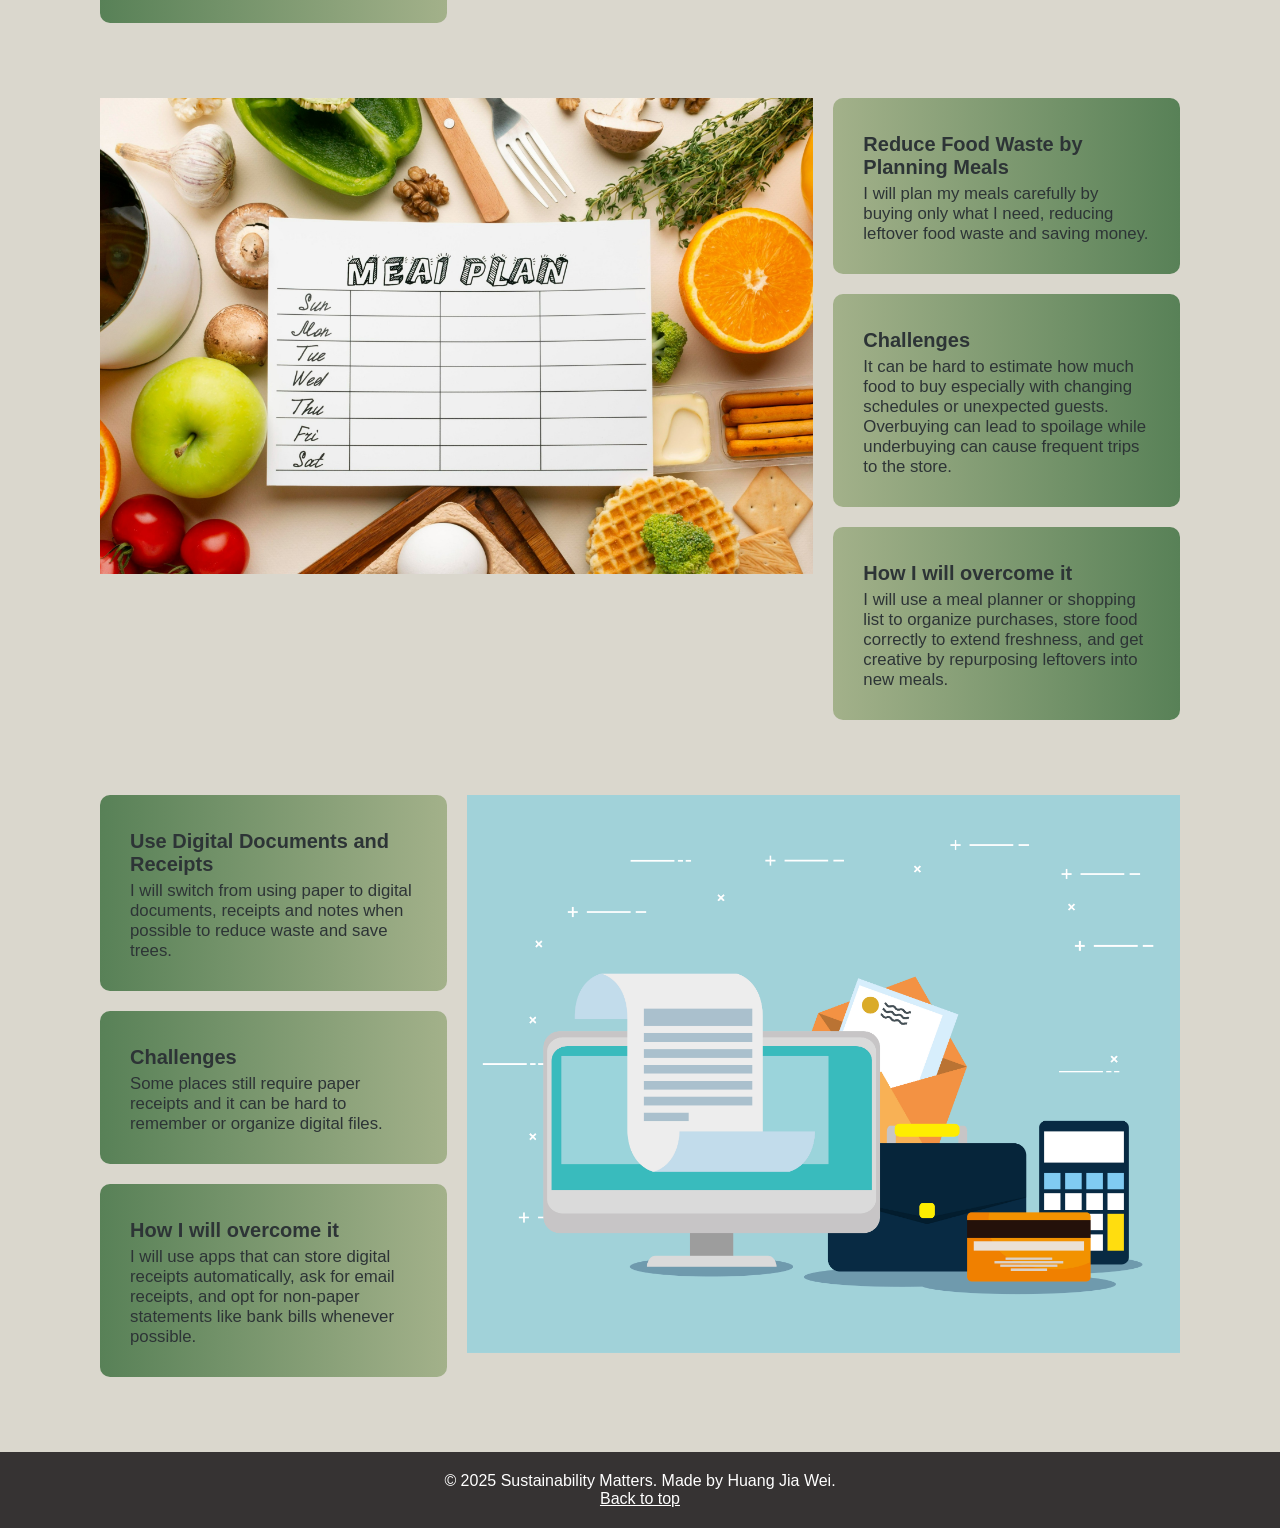
<file: html/aspirations.html>
<!DOCTYPE html>
<html lang="en">
<head>
    <meta charset="UTF-8">
    <meta name="viewport" content="width=device-width, initial-scale=1.0">
    <title>Aspirations</title>
    <link rel="stylesheet" href="https://fonts.googleapis.com/css2?family=Material+Symbols+Outlined:opsz,wght,FILL,GRAD@20..48,100..700,0..1,-50..200&icon_names=globe">
    <link rel="stylesheet" href="../stylesheets/basic.css">
    <link rel="stylesheet" href="../stylesheets/aspirations_layout.css">
    <link rel="stylesheet" href="../stylesheets/navBar.css">
    <link rel="stylesheet" href="../stylesheets/footer.css">
</head>

<body id="topOfpage">

    <!-- navigation bar -->
    <header>
        <nav>
            <a href="index.html">
                <div class="titleNImg">
                    <img src="../images/planet-earth.png" alt="" width="64" height="64"><!--image from www.freepik.com-->
                    <h1>Sustainability</h1>
                </div>
            </a>
            <ul>
                <li><a href="index.html">Home</a></li>
                <li><a href="aspirations.html">Aspirations</a></li>
                <li><a href="aboutMe.html">About</a></li>
            </ul>
        </nav>
    </header>
    
    <main>
        <h1 class="goalsTitle">My Zero Waste Goals</h1>       

        <section class="goals">

            <!-- goal 1 -->
            <section id="goal1Section">

                <div class="goalImg">
                    <img src="../images/high-angle-packed-food-assortment.jpg" alt=""><!--image from www.freepik.com-->
                </div>

                <!-- Goal -->
                <div class="goal">
                    <h2>Reducing Single-use Items by Switching to Reusables</h2>
                    <p>Instead of using plastic straws, bags and packaging, use reusable containers, straws and bags, reducing pollution nad plastic waste in landfills and oceans..</p>
                </div>

                <!-- Challenge -->
                <div class="challenge">
                    <h2>Challenges</h2>
                    <p>I may forget to bring my own reusables along when leaving the house or may find it too bulky to bring around and end up using single-use items instead.</p>
                </div>

                <!-- How to overcome challenge -->
                <div class="overcome">
                    <h2>How I will overcome it</h2>
                    <p>I will keep my reusable containers, straws, and bags in my bag so they are always with me. Choosing lightweight and foldable items will make it easier to carry them around daily.</p>
                </div>
            </section>

            <!-- goal 2 -->
             <section id="goal2Section">

                <div class="goalImg">
                    <img src="../images/goal2Image.jpg" alt=""><!--image from www.freepik.com-->
                </div>

                <!-- Goal -->
                <div class="goal">
                    <h2>Buy Secondhand and Durable Items</h2>
                    <p>Buy secondhand or durable items instead of new disposable products to reduce waste and lower demand for its manufacturing.</p>
                </div>

                <!-- Challenge -->
                <div class="challenge">
                    <h2>Challenges</h2>
                    <p>Sometimes, I may feel unsure about the quality or hygiene of secondhand items, and it can be difficult to find what I need.</p>
                </div>

                <!-- How to overcome challenge -->
                <div class="overcome">
                    <h2>How I will overcome it</h2>
                    <p>Research for trusted thrift stores and online platforms, carefully inspect the items before purchasing it, and clean them thoroughly to ensure they are safe for usage.</p>
                </div>

                
            </section>

            <!-- goal 3 -->
            <section id="goal3Section">

                <div class="goalImg">
                    <img src="../images/meal-planning-food-composition.jpg" alt=""><!--image from www.freepik.com-->
                </div>

                <!-- Goal -->
                <div class="goal">
                    <h2>Reduce Food Waste by Planning Meals</h2>
                    <p>I will plan my meals carefully by buying only what I need, reducing leftover food waste and saving money.</p>
                </div>

                <!-- Challenge -->
                <div class="challenge">
                    <h2>Challenges</h2>
                    <p>It can be hard to estimate how much food to buy especially with changing schedules or unexpected guests. Overbuying can lead to spoilage while underbuying can cause frequent trips to the store.</p>
                </div>

                <!-- How to overcome challenge -->
                <div class="overcome">
                    <h2>How I will overcome it</h2>
                    <p>I will use a meal planner or shopping list to organize purchases, store food correctly to extend freshness, and get creative by repurposing leftovers into new meals.</p>
                </div>

                
            </section>

            <!-- goal 4 -->
            <section id="goal4Section">

                <div class="goalImg">
                    <img src="../images/digitalDocuments.jpg" alt=""><!--image from www.freepik.com-->
                </div>

                <!-- Goal -->
                <div class="goal">
                    <h2>Use Digital Documents and Receipts</h2>
                    <p>I will switch from using paper to digital documents, receipts and notes when possible to reduce waste and save trees.</p>
                </div>

                <!-- Challenge -->
                <div class="challenge">
                    <h2>Challenges</h2>
                    <p>Some places still require paper receipts and it can be hard to remember or organize digital files.</p>
                </div>

                <!-- How to overcome challenge -->
                <div class="overcome">
                    <h2>How I will overcome it</h2>
                    <p>I will use apps that can store digital receipts automatically, ask for email receipts, and opt for non-paper statements like bank bills whenever possible.</p>
                </div>

                
            </section>

        </section>
    </main>
            
    <!-- footer -->
    <footer>
        <p>&copy; 2025 Sustainability Matters. Made by Huang Jia Wei.</p>
        <p id="back2Top"><a href="#topOfpage">Back to top</a></p>
    </footer>
    
    
</body>
</html>
</file>
<file: stylesheets/basic.css>
/* Reset + Basic */
* {
  margin: 0;
  padding: 0;
  box-sizing: border-box;
  font-family: Arial, Helvetica, sans-serif;
}

body {
  font-family: sans-serif;
  color: #2d3436;
}

h1, h2, h3, h4 {
  margin-top: 0px;
}

img {
  max-width: 100%;
  height: auto;
}

ul, ol {
  padding-left: 20px; 
  list-style-type: disc; /* ensures bullets appear */
}

::selection {
  background-color: #90EE90;
}
</file>
<file: stylesheets/home_layout.css>
/*image section*/
.imgContainer {
    background: url(../images/close-up-crystal-globe-resting-grass-forest.jpg); /* image from www.freepik.com */
    background-size: cover;
    height: 550px;
    background-position: center;
    display: flex;
    justify-content: center;
    align-items: center;
    filter: contrast(120%);
    z-index: 1;
}

.imgContainer h1 {
    color: white;
    font-size: 100px;
    text-shadow:
    -1px -1px 0 #344E41,
    1px -1px 0 #344E41,
    -1px 1px 0 #344E41,
    1px 1px 0 #344E41;
}

/* what are the zero waste principles */
/* two column layout */
.section1 {
    display: flex;
    justify-content: space-between;
    align-items: center;
    background-color: #DAD7CD;
}

.section1 .information {
    width: 50%;
    margin-left: 100px;
}

.section1 .information h2 {
    color: #344E41;
    font-size: 3.125rem;
}

.section1 .information p {
    font-size: 1.3rem;
}

.section1 img {
    margin: 40px 100px 40px 0px;
    width: 30%;
}
    

/* zero waste principle section */
/* two column layout */
.ZWPrinciples h2 {
    font-size: 3.125rem;
}

.ZWPrinciples p {
    font-size: 1.3rem;
}
/* even items */
.ZWPrinciples section:nth-child(even) {
    display: flex;
    justify-content: space-between;
    align-items: center;
    background-color: #A3B18A;
} 

.ZWPrinciples section:nth-child(even) div {
    color: #2a2a24;
    width: 50%;
    margin-left: 100px;
} 

.ZWPrinciples section:nth-child(even) img {
    margin: 40px 100px 40px 0px;
    width: 30%;
} 

/* odd items */
.ZWPrinciples section:nth-child(odd) {
    display: flex;
    justify-content: space-between;
    align-items: center;
    background-color: #588157;
} 

.ZWPrinciples section:nth-child(odd) div {
    width: 50%;
    color: #2a2a24;
    margin-right: 100px;
}

.ZWPrinciples section:nth-child(odd) img {
    width: 30%;
    margin: 40px 0 40px 100px;
}

/* statistics section */
.statisticsSection .statisticsHeader {
    text-align: center;
    padding: 50px;
    background-color: #DAD7CD;
    font-size: 40px;
}

.statisticsSection p {
    font-size: 1.2rem;
    padding: 10px;
}

.statisticsSection h2 {
    font-size: 3rem;
    margin-bottom: 10px;
}

/* first statistic, three column layout */
.statisticsSection .statistics1 {
    display: grid;
    grid-template-columns: 550px 1fr 1fr;
    grid-gap: 50px;
    background-color: #A3B18A;
}

.statisticsSection .statistics1 .p1 {
    grid-column: 2/3;
    grid-row: 1/-1;
    margin-top: 30px;
}

.statisticsSection .statistics1 .p2 {
    grid-column: 3/4;
    grid-row: 1/-1;
    margin-top: 30px;
    margin-right: 100px;
}

.statisticsSection .statistics1 figure {
    grid-column: 1/2;
    grid-row: 1/3;
    margin: 30px;
    margin-left: 120px;
}

/* second statistic, three column layout text takes up two columns*/
.statisticsSection .statistics2 {
    display: grid;
    grid-template-columns: 1fr 1fr 800px;
    grid-gap: 20px;
    background-color: #588157;
    padding-bottom: 20px;
}

.statisticsSection .statistics2 img{
    width: 100%
}

.statisticsSection .statistics2 .p1 {
    grid-column: 1/3;
    grid-row: 1/2;
    margin-top: 30px;
    margin-left: 120px;
}

.statisticsSection .statistics2 .p1 h1 {
    font-size: 3rem;
}

.statisticsSection .statistics2 .p2 {
    grid-column: 1/3;
    grid-row: 2/3;
    margin-left: 120px;
}

.statisticsSection .statistics2 .p2 h1 {
    font-size: 3rem;
}

.statisticsSection .statistics2 figure {
    grid-column: 3/-1;
    grid-row: 1/3;
    margin: 30px 120px 30px 0;
}

/* examples section 3 column layout */
.rweTitle {
    text-align: center;
    padding: 50px;
    background-color: #DAD7CD;
    font-size: 40px;
}

.rweContainer {
    background-color: #A3B18A;
    padding: 20px 120px;
    display: grid;
    grid-template-columns: repeat(3, 1fr);
    grid-gap: 20px;
    place-items: center;
}

.rweContainer .example-item {
    border: solid;
    width: 400px;
    position: relative;
}

.rweContainer .example-item img {
    display: block;
    width: 100%
}

.rweContainer .example-item .exampleContent {
    position: absolute;
    top: 0;
    left: 0;
    width: 100%;
    height: 100%;

    display: flex;
    justify-content: center;
    align-items: center;
    text-align: center;
}

.rweContainer .example-item .exampleContent p {
    color: white;
    font-size: 1.5rem;
    font-weight: 700;
    margin: 0;
    opacity: 0;
    text-shadow: 2px 2px 6px rgba(0, 0, 0, 0.8);
}

.rweContainer .example-item:hover {
    transform: scale(1.05);
    border-color: green;
    z-index: 1;
}

.rweContainer .example-item:hover p{
    opacity: 1;
}
</file>
<file: stylesheets/navBar.css>
/* Header and Nav */
header {
    background: #588157;
    padding: 20px;
    color: white;
    top:0;
    position: sticky;
    z-index: 100;
}

nav {
    display: flex;
    flex-wrap: wrap;
    justify-content: space-between;
    align-items: center;
}

.titleNImg {
    display: flex;
    flex-wrap: wrap;
    justify-content: flex-start;
    align-items: center; 
}
nav a {
    text-decoration: none;
}

nav h1 {
    margin-left: 20px;
    font-size: 50px;
    color: white;
}

nav ul {
    display: flex;
    list-style: none;
    gap: 20px;
    padding: 25px;
    margin: 0;
}

nav ul li a {
    color: white;
    border: solid;
    padding: 20px 40px;
    font-size: 19px;
}

nav a:hover {
    color: rgb(163, 177, 138);
}
</file>
<file: stylesheets/footer.css>
/* footer */
footer {
    color: white;
    background-color: rgb(54, 51, 51);
    padding: 20px;
    text-align: center;
}

footer a {
    color: white;
}

footer a:hover {
    color: blue;
}
</file>
<file: stylesheets/aboutMe.css>
body {
    background-color: #DAD7CD;
}

a[target="_blank"] {
    color: black;
}

/* main section */
main p {
    padding-bottom: 10px;
    font-size: 1.1rem;
}

main {
    max-width: 1920px;
    display: grid;
    grid-template-columns: 200px 1fr;
    padding: 0 100px;
    margin: 0 auto;
    margin-top: 20px;
    grid-gap: 20px;
}

main .sideNavBar {
    border: solid;
    position: fixed;
    height: 67vh;
    box-shadow: 2px 0 5px rgba(0,0,0,0.5);
    background-color: #A3B18A;
}

main .sideNavBar ul {
    list-style: none;
}
main .sideNavBar ul li {
    margin: 50px 20px;
}

main .sideNavBar a {
    text-decoration: none;
    color: black;
}

main .sideNavBar a:hover {
    text-decoration: underline;
    color: blue;
    font-weight: 700;
}

main .content {
    grid-column: 2/3;
}

main .content h2 {
    color: #2E7D32;
    font-size: 2rem;
}

main .content hr {
    background-color: #2E7D32;
    height: 4px;
    margin: 10px 0;
}

#aboutMe, #passion, #Experiences, #GreenHacks {
    scroll-margin-top: 90px;
    padding: 30px;
}

/* about me section */
main .content #aboutMe .aboutMeContent {
    display: flex;
    align-items: flex-start;
    gap: 20px;
}

main .content #aboutMe .aboutMeContent .aboutMeText{
    width: 80%;
}

main .content #aboutMe .aboutMeContent .aboutMeImg{
    width: 20%;
}

main .content #aboutMe .aboutMeContent .aboutMeImg img{
    width: 250px;
    height: 250px;
    border-radius: 50%;
    object-fit: cover;
}

/* green hacks */
.examples {
    display: grid;
    grid-template-columns: repeat(3, 1fr);
    grid-gap: 20px;
}
.greenHacksEg .card{
    position: relative;
    width: 350px;
    height: 300px;
    transform-style: preserve-3d;
    transition: transform 600ms;
}

.front, .back {
    position: absolute;
    width: 100%;
    height: 100%;
    border-radius: 8px;
    backface-visibility: hidden;
    padding: 20px;
}

.front {
    background: #A3B18A;
    display:flex;
    justify-content: center;
    align-items: center;
    transform: rotateY(0deg);
    text-align: center;
    color: white;
    text-shadow: 2px 2px 6px rgba(0, 0, 0, 0.8);
    font-size: 1.85rem;
}

.back {
    background: #3A5A40;
    display:flex;
    justify-content: center;
    align-items: center;
    transform: rotateY(180deg);
    flex-direction: column;
    color: white;
}

.greenHacksEg:hover .card {
    transform: rotateY(180deg);
}
</file>
<file: stylesheets/aspirations_layout.css>
body{
    background-color: #DAD7CD;
}

main {
    max-width: 1920px;
    margin: 0 auto;
    padding: 0 100px;
    margin-top: 30px;
}

/*Zero waste goals section*/
.goalsTitle {
    text-align: center;
    background-color: #344E41;
    border-radius: 10px;
    color: white;
    padding: 15px;
}

#goal1Section, #goal2Section, #goal3Section, #goal4Section{
    margin: 75px 0;
    z-index: 1;
}

.goals h2 {
    padding: 5px 0;
    font-size: 1.25rem;
    font-weight: 700;
}

.goals p {
    font-size: 1.05rem;
}

/*Goal 1 and 3 section*/
.goals #goal1Section .goalImg img {
    filter: contrast(120%);
} 

.goals section:nth-child(odd) {
    display: grid;
    grid-template-columns: repeat(3, 1fr);
    margin-top: 30px;    
    grid-gap: 20px;
}

.goals section:nth-child(odd) .goalImg {
    width: 100%;
    grid-column: 1/3;
    grid-row: 1/4;
}

.goals section:nth-child(odd) .goal {
    grid-column: 3/4;
    grid-row: 1/2;
}

.goals section:nth-child(odd) .challenge {
    grid-column: 3/4;
    grid-row: 2/3;
}

.goals section:nth-child(odd) .overcome {
    grid-column: 3/4;
    grid-row: 3/4;
}

.goals section:nth-child(odd) .overcome,.goals section:nth-child(odd) .challenge,.goals section:nth-child(odd) .goal{
    background-image: linear-gradient(to right, #A3B18A, #588157);
    border-radius: 10px;
    padding: 30px;
}

/* goal 2 and 4 section */
.goals section:nth-child(even) {
    display: grid;
    grid-template-columns: repeat(3, 1fr);
    margin-top: 30px;    
    grid-gap: 20px;
}

.goals section:nth-child(even) .goalImg {
    width: 100%;
    grid-column: 2/4;
    grid-row: 1/4;
}

.goals section:nth-child(even) .goal {
    grid-column: 1/2;
    grid-row: 1/2;
}

.goals section:nth-child(even) .challenge {
    grid-column: 1/2;
    grid-row: 2/3;
}

.goals section:nth-child(even) .overcome {
    grid-column: 1/2;
    grid-row: 3/4;
}

.goals section:nth-child(even) .overcome,.goals section:nth-child(even) .challenge,.goals section:nth-child(even) .goal{
    background-image: linear-gradient(to right, #588157, #A3B18A);
    background-color: #588157;
    border-radius: 10px;
    padding: 30px;
}
</file>
